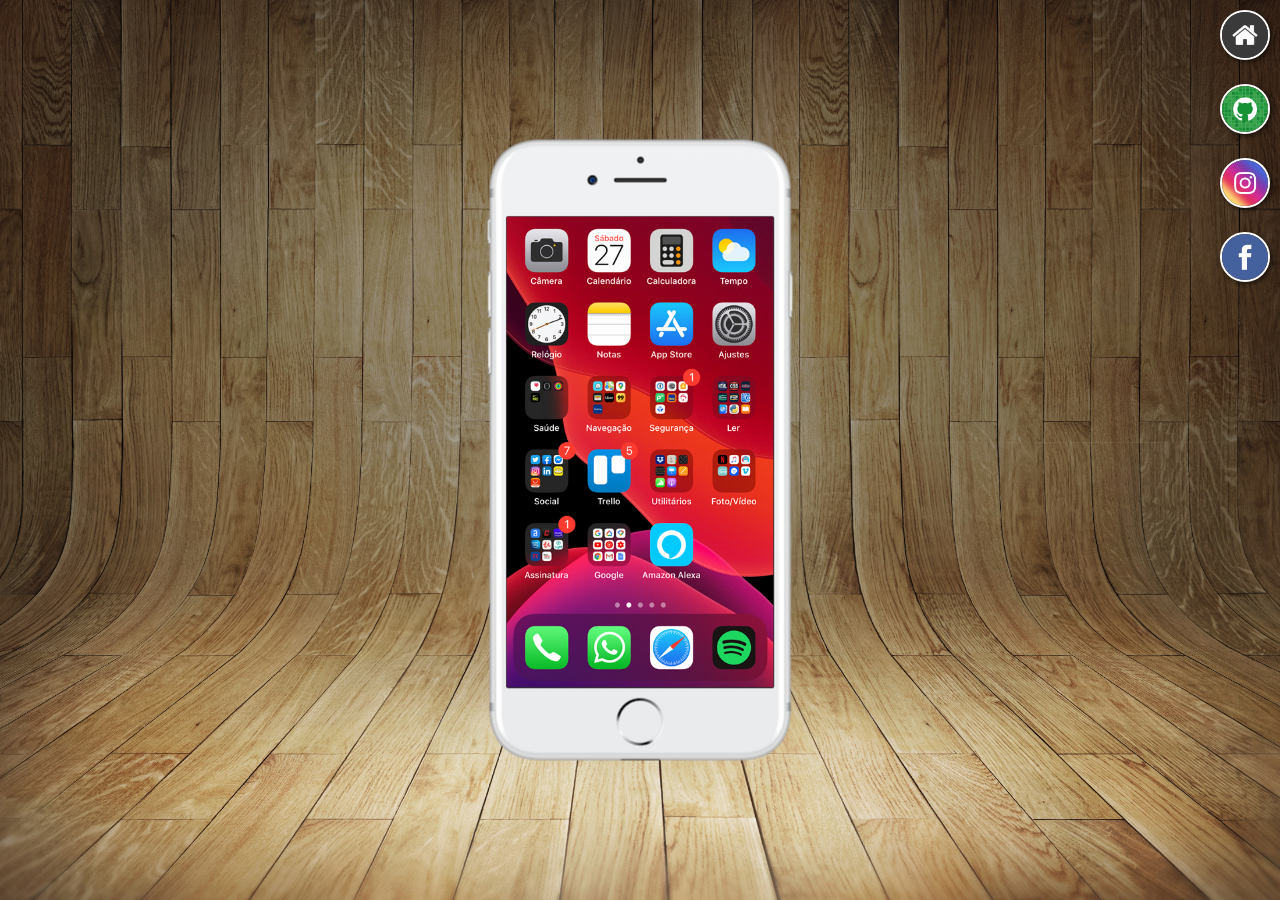
<file: index.html>
<!DOCTYPE html>
<html lang="pt-br">
<head>
    <meta charset="UTF-8">
    <meta name="viewport" content="width=device-width, initial-scale=1.0">
    <title>Projeto social</title>
    <link rel="stylesheet" href="estilos/style.css">
</head>
<body>
    <main class="container">
        <div id="cll">
            <iframe src="pags/home.html" frameborder="0" id="telahome" name="telahome"></iframe>

        </div>
        <div class="barralat">
            <a href="pags/home.html" target="telahome"><img src="imagens/logo-home.jpg"></a> <br>
            <a href="pags/github.html" target="telahome"><img src="imagens/logo-github.jpg" ></a> <br>
            <a href="pags/instagram.html" target="telahome"><img src="imagens/logo-instagram.jpg" ></a> <br>
            <a href="pags/facebook.html" target="telahome"><img src="imagens/logo-facebook.jpg" ></a> <br>
        </div>
    </main>
</body>
</html>
</file>
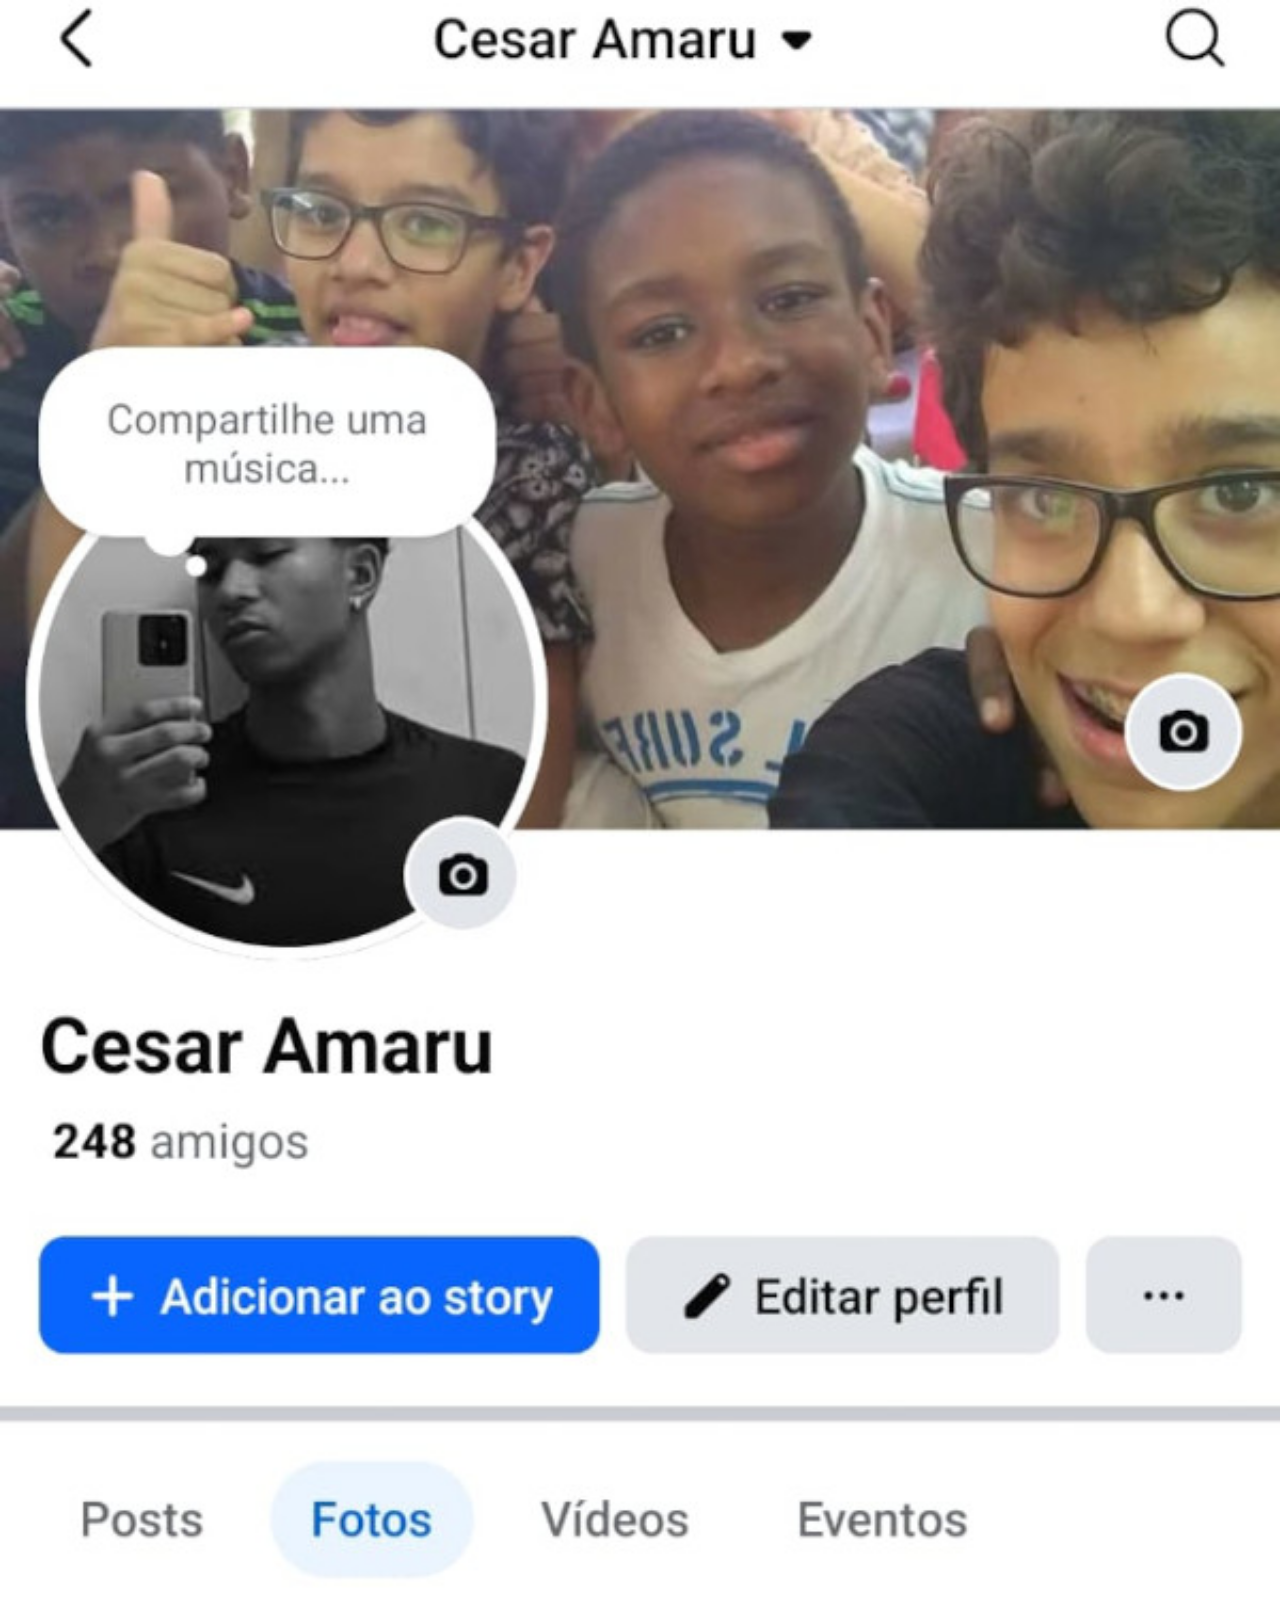
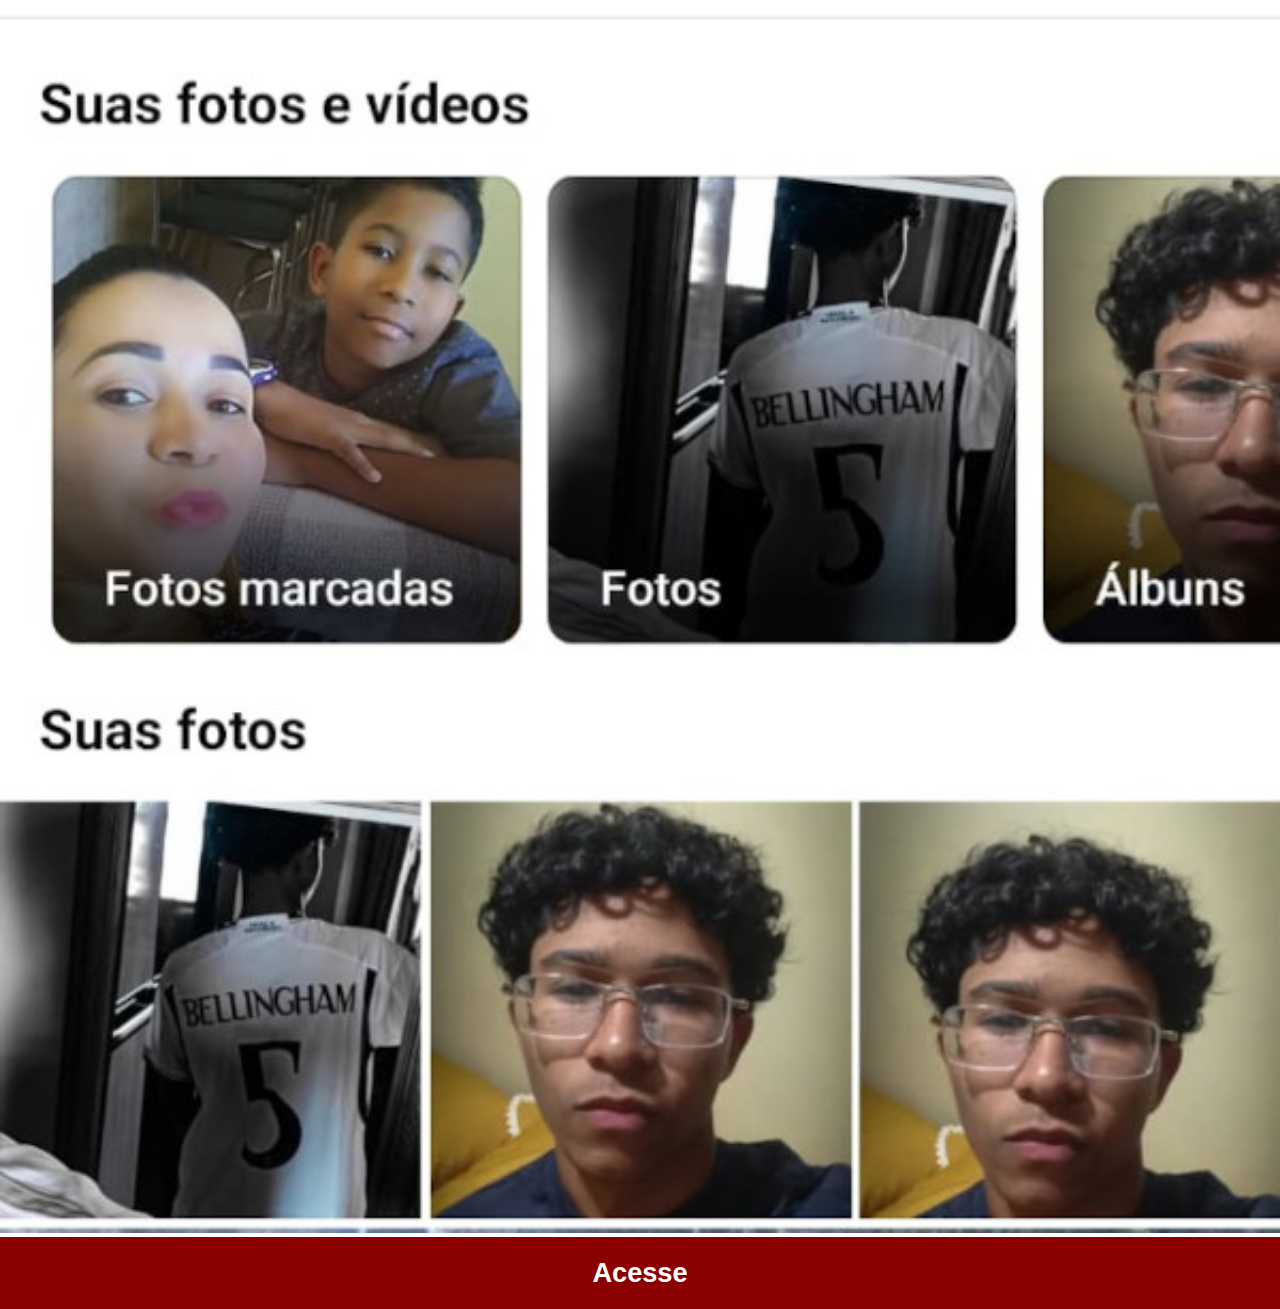
<file: pags/facebook.html>
<!DOCTYPE html>
<html lang="pt-br">
<head>
    <meta charset="UTF-8">
    <meta name="viewport" content="width=device-width, initial-scale=1.0">
    <title>Facebook</title>
    <link rel="stylesheet" href="../estilos/social.css">
</head>
<body>
    <img src="../imagens/tela-facebook.jpeg" >
    <a href="https://www.facebook.com/share/19HQHVKeyz/" target="_blank">Acesse</a>
</body>
</html>
</file>
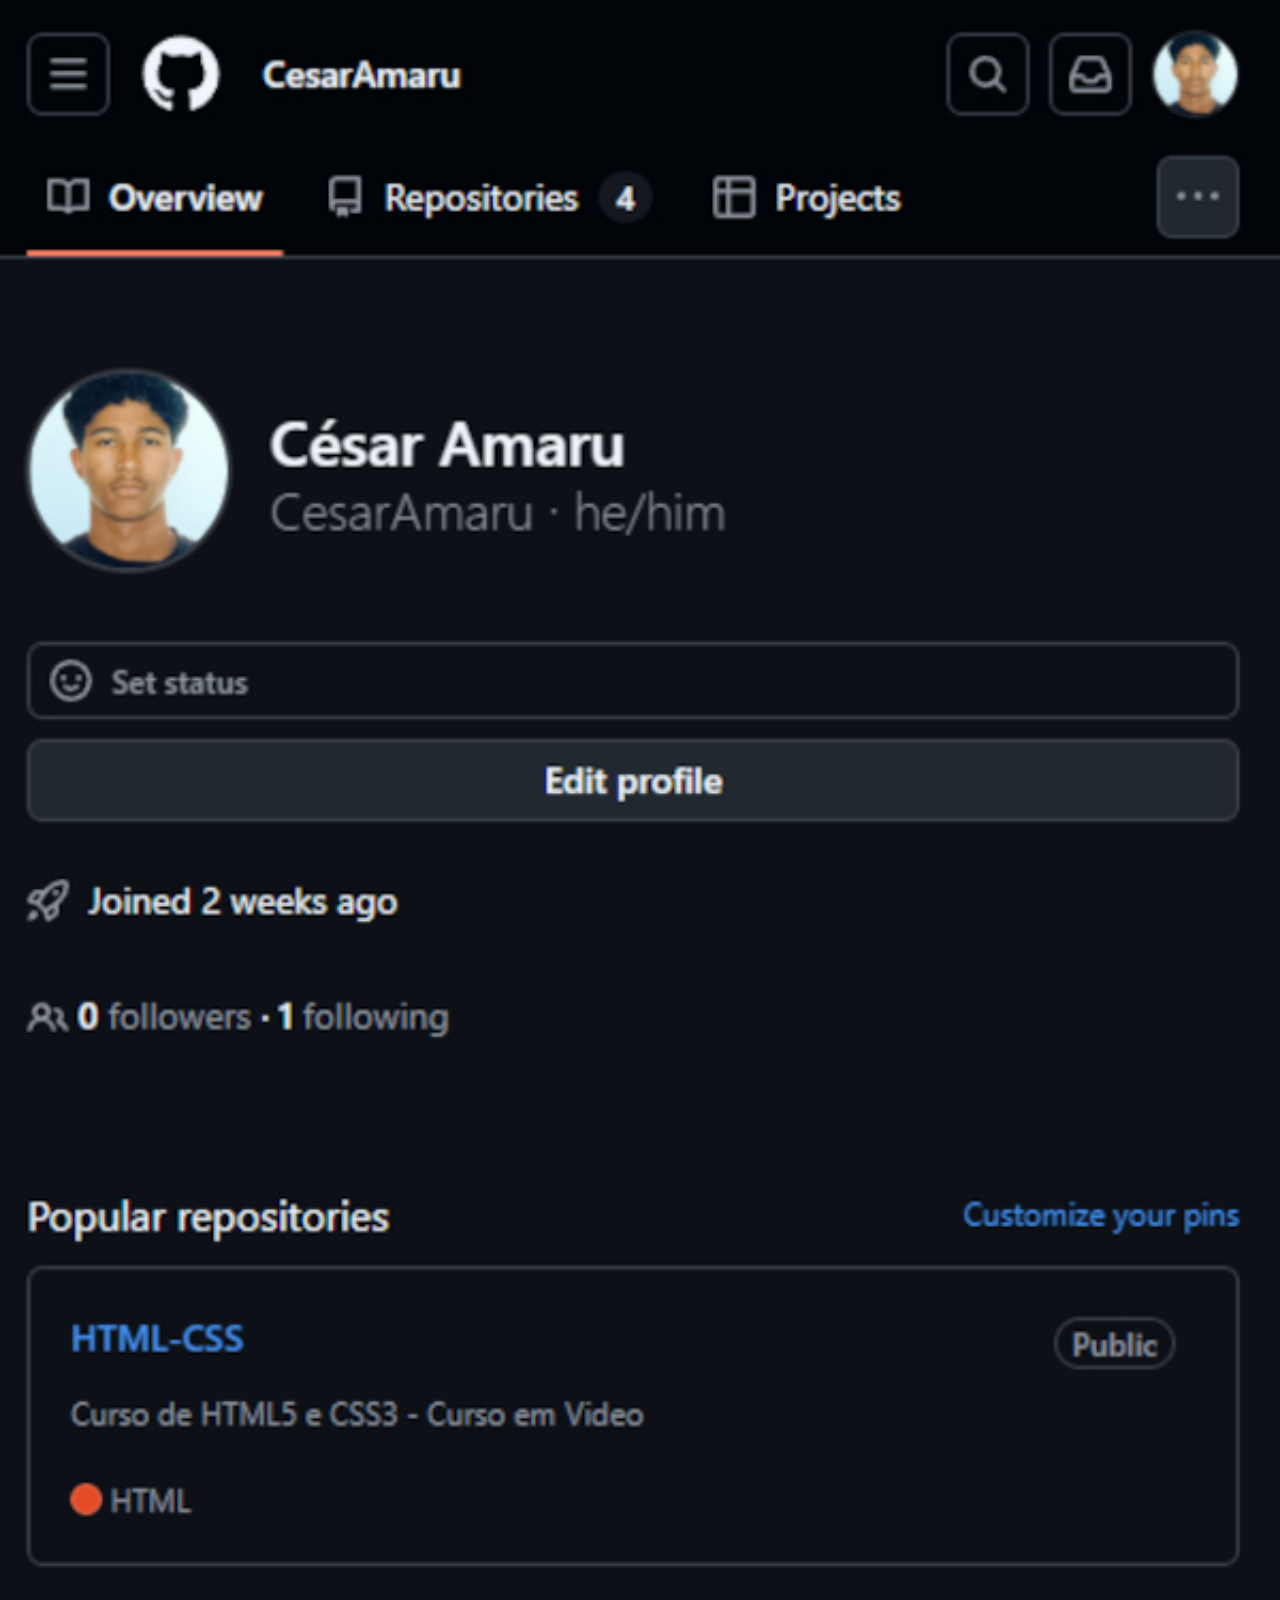
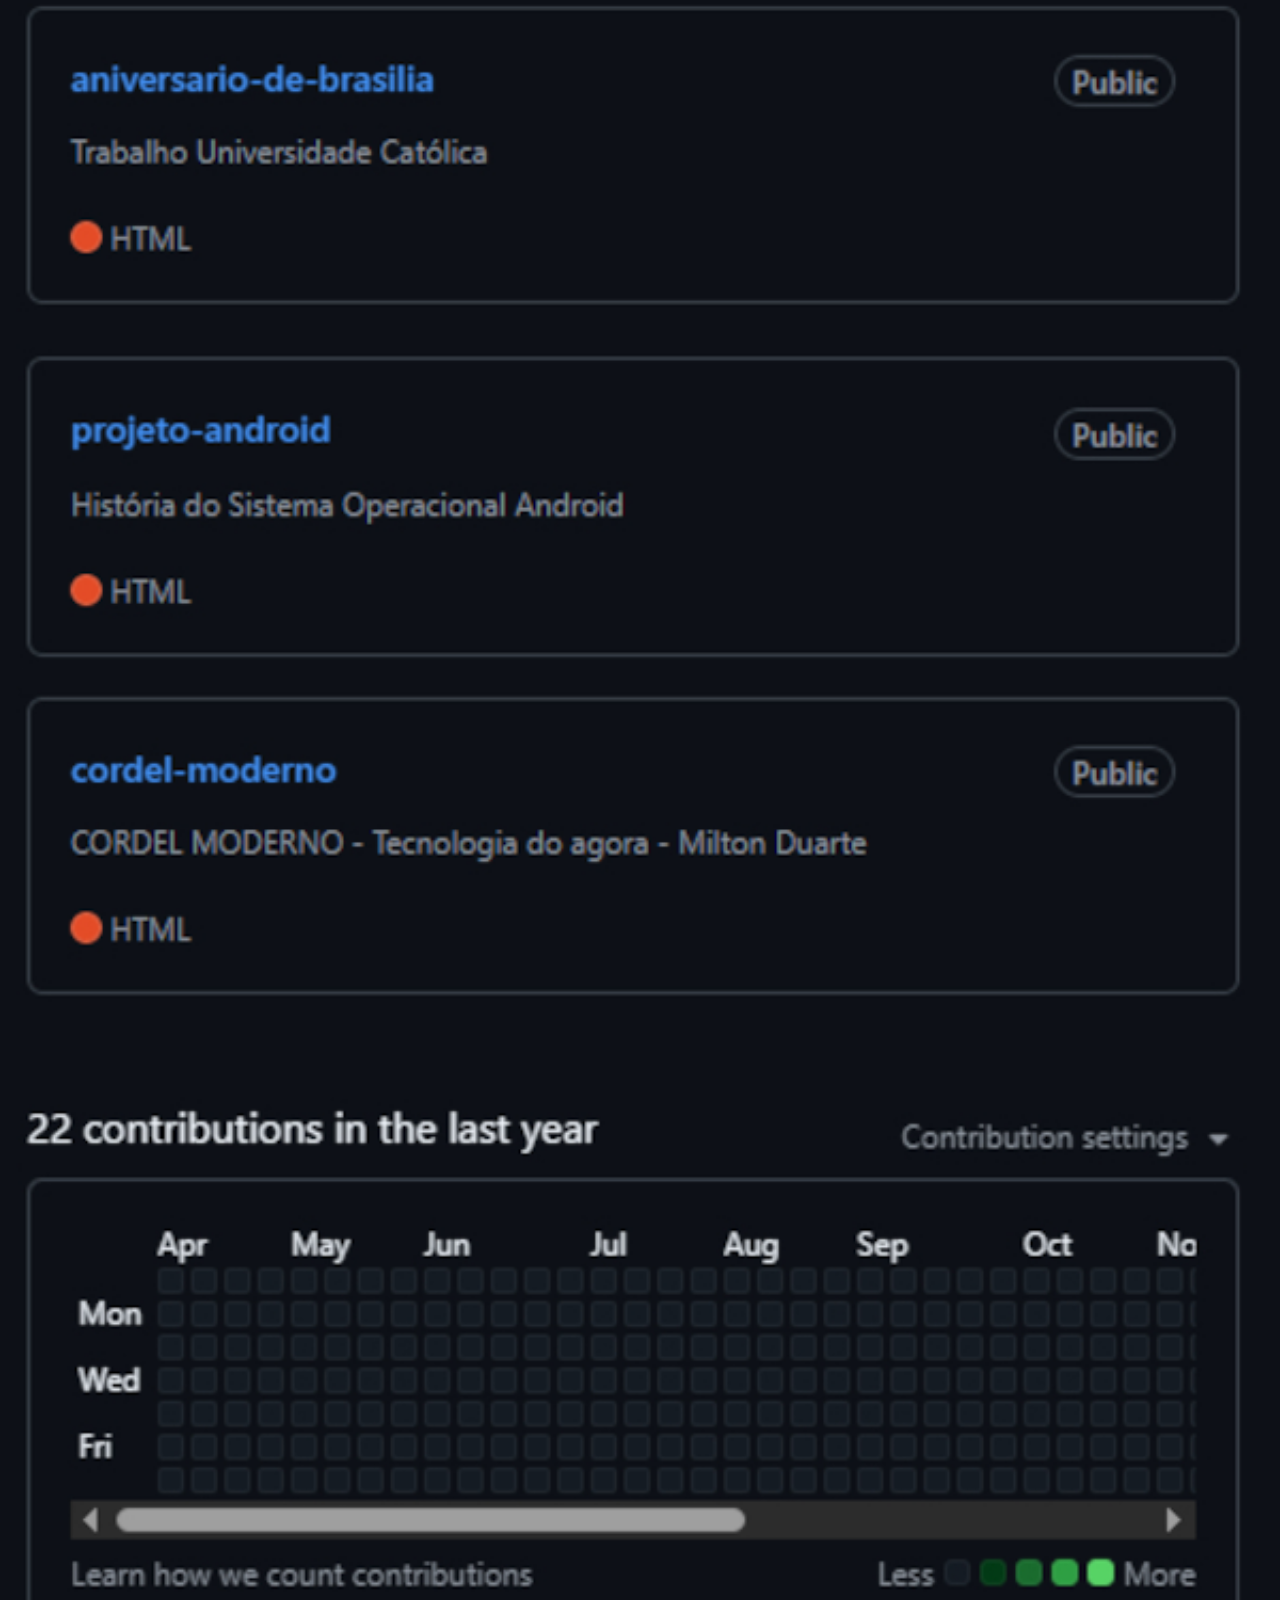
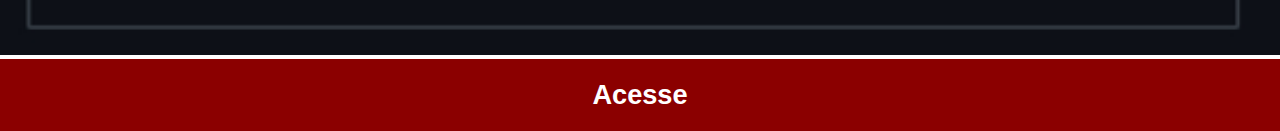
<file: pags/github.html>
<!DOCTYPE html>
<html lang="pt-br">
<head>
    <meta charset="UTF-8">
    <meta name="viewport" content="width=device-width, initial-scale=1.0">
    <title>Github</title>
    <link rel="stylesheet" href="../estilos/social.css">
</head>
<body>
    <img src="../imagens/tela-github.jpg" >
    <a href="https://github.com/CesarAmaru" target="_blank">Acesse</a>
</body>
</html>
</file>
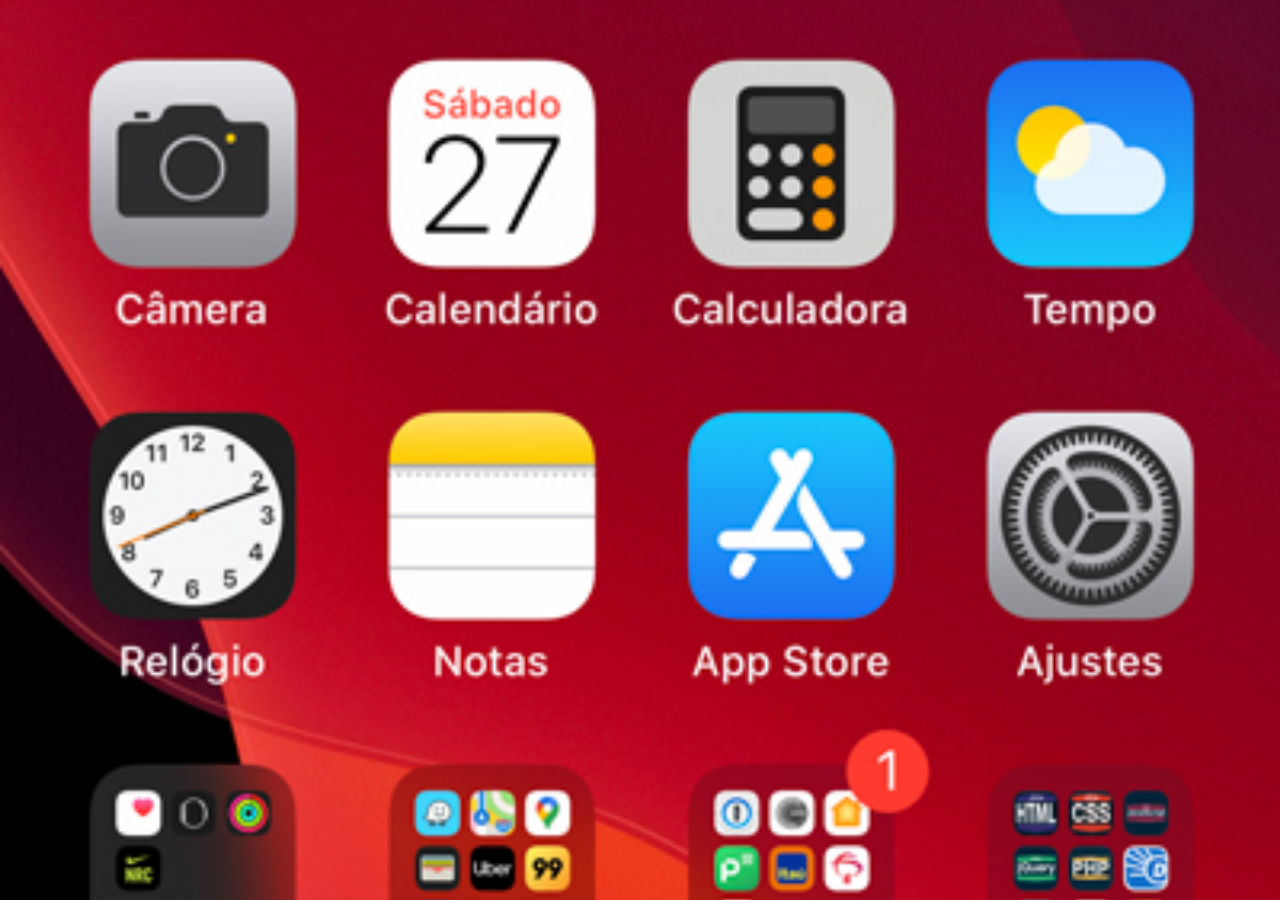
<file: pags/home.html>
<!DOCTYPE html>
<html lang="pt-br">
<head>
    <meta charset="UTF-8">
    <meta name="viewport" content="width=device-width, initial-scale=1.0">
    <title>Home</title>
    <style>
        *{
            margin: 0;
            padding: 0;
        }
        body{
            height: 100vh;
            width: 100vw;

            background: black url(../imagens/tela-home.jpg) no-repeat top center;
            background-size: cover;
        }
    </style>
</head>
<body>
    
</body>
</html>
</file>
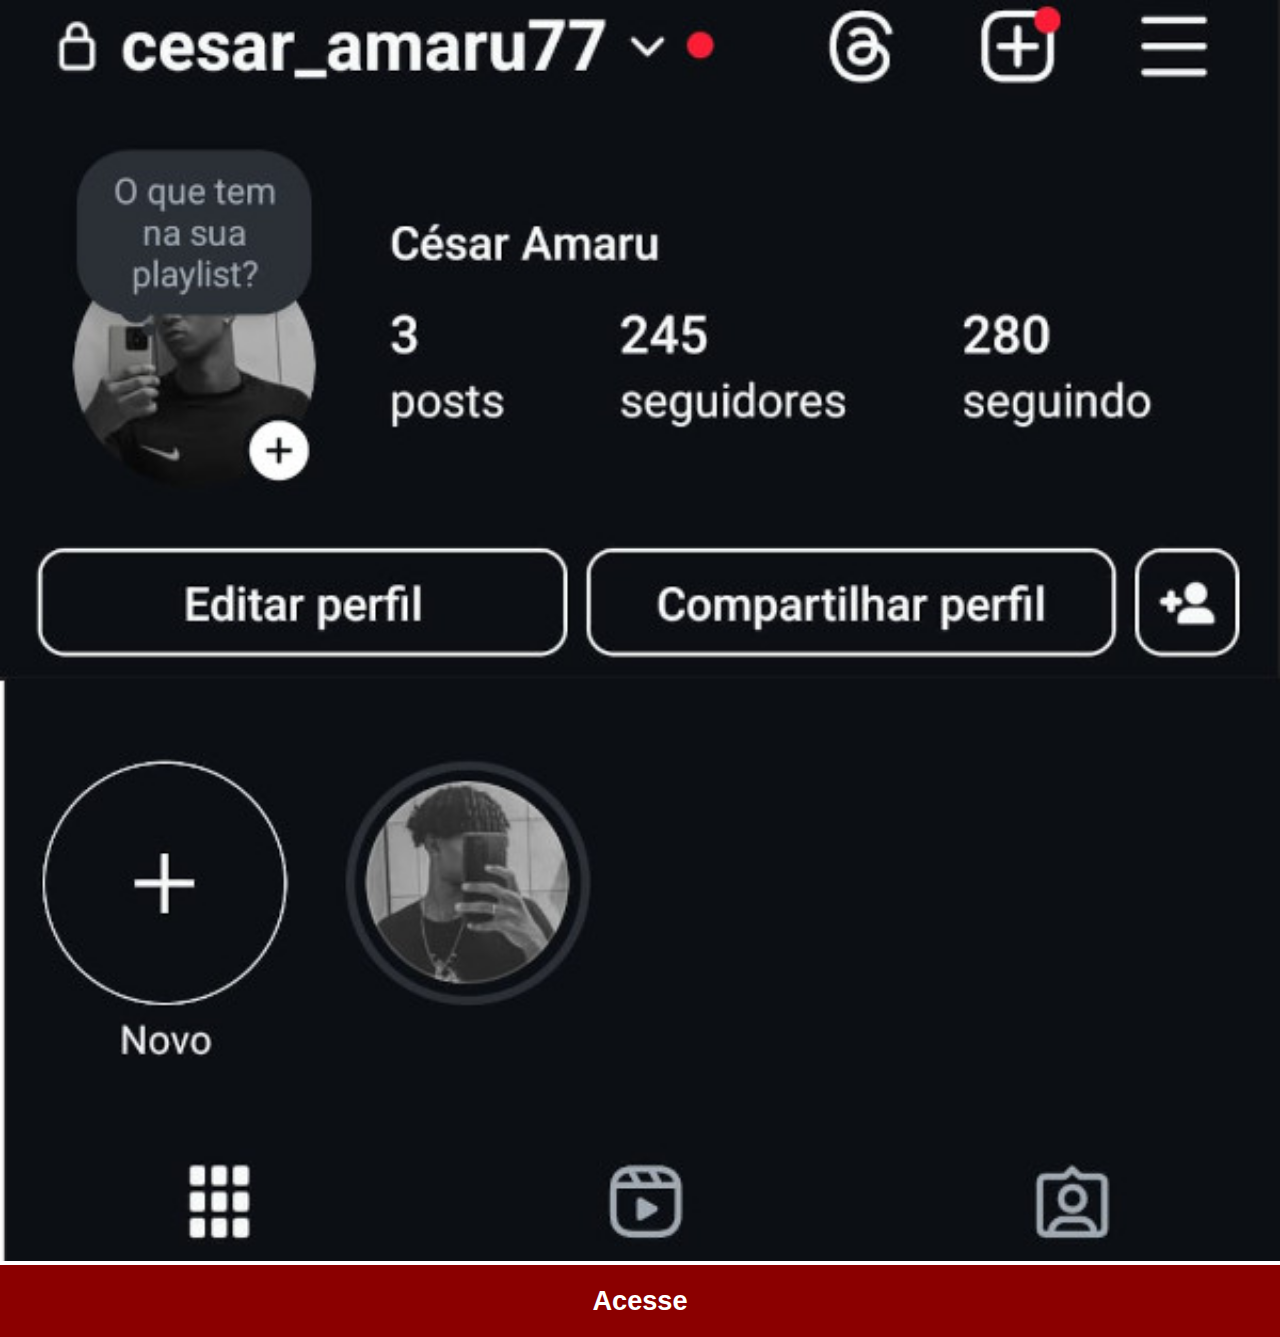
<file: pags/instagram.html>
<!DOCTYPE html>
<html lang="pt-br">
<head>
    <meta charset="UTF-8">
    <meta name="viewport" content="width=device-width, initial-scale=1.0">
    <title>instagram</title>
    <link rel="stylesheet" href="../estilos/social.css">
</head>
<body>
    <img src="../imagens/tela-instagram.jpg" >
    <a href="https://www.instagram.com/cesar_amaru77/" target="_blank">Acesse</a>
</body>
</html>
</file>
<file: estilos/style.css>
*{
    margin: 0;
    padding: 0;
    box-sizing: border-box;
}
body{
    width: 100%;
    height: 100vh;
    background-image: url(../imagens/fundo-madeira.jpg);
    background-position: top center;
    background-position: fixed;
    background-repeat: no-repeat;
    background-size: cover;
}
.container{
    height: 100vh;
    position: relative;

    & #cll{
        width: 311px;
        height: 627px;  
        position: absolute;
        top: 50%;
        left: 50%;
        transform: translate(-50%, -50%);
        background: url(../imagens/frame-iphone.png);

        & #telahome{
            position: relative;
            top: 80px;
            left: 22px;
            width: 267px;
            height: 471px;
        }
    }
}
.barralat{
    text-align: end;
    & img{
        width: 50px;
        border-radius: 50%;
        margin: 10px;
        border: 2px solid white;
        box-shadow: 2px 2px 5px rgba(0, 0, 0, 0.603);
        
    }
    & img:hover{
        cursor: pointer;
        transform: translate(-3px, -3px);
        animation: transform .4s;
        box-shadow: 5px 5px 10px rgba(0, 0, 0, 0.603);

    }
}
</file>
<file: estilos/social.css>
*{
    margin: 0px;
    padding: 0px;
}
::-webkit-scrollbar{
    width: 0px;
    height: 0px;
}
img{
    width: 100vw;
}
a{
    display: block;
    background-color: darkred;
    text-decoration: none;
    color: white;
    text-align: center;
    font-family: Arial, Helvetica, sans-serif;
    font-weight: bolder;
    font-size: 1.7em;
    padding: 20px;
}
a:hover{
    background-color: red;
    transform: scale(1.1);
}
</file>
